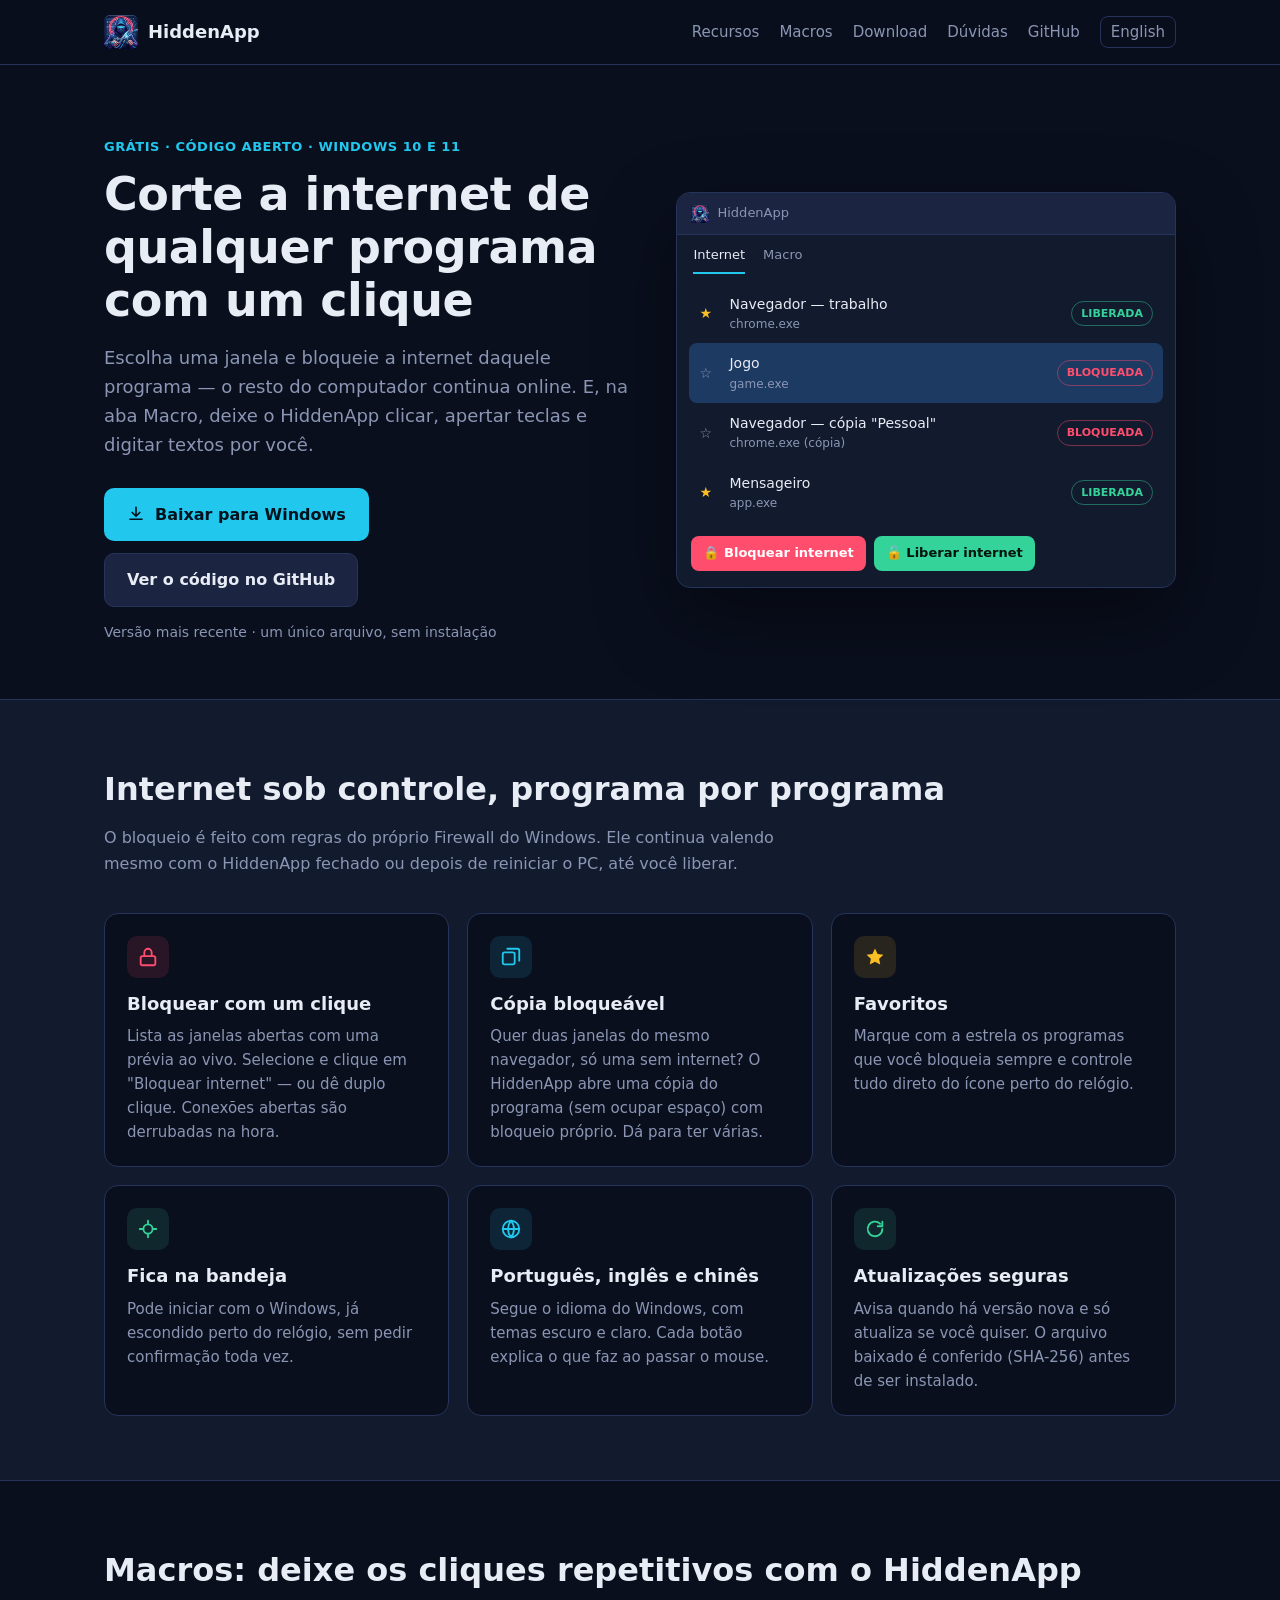
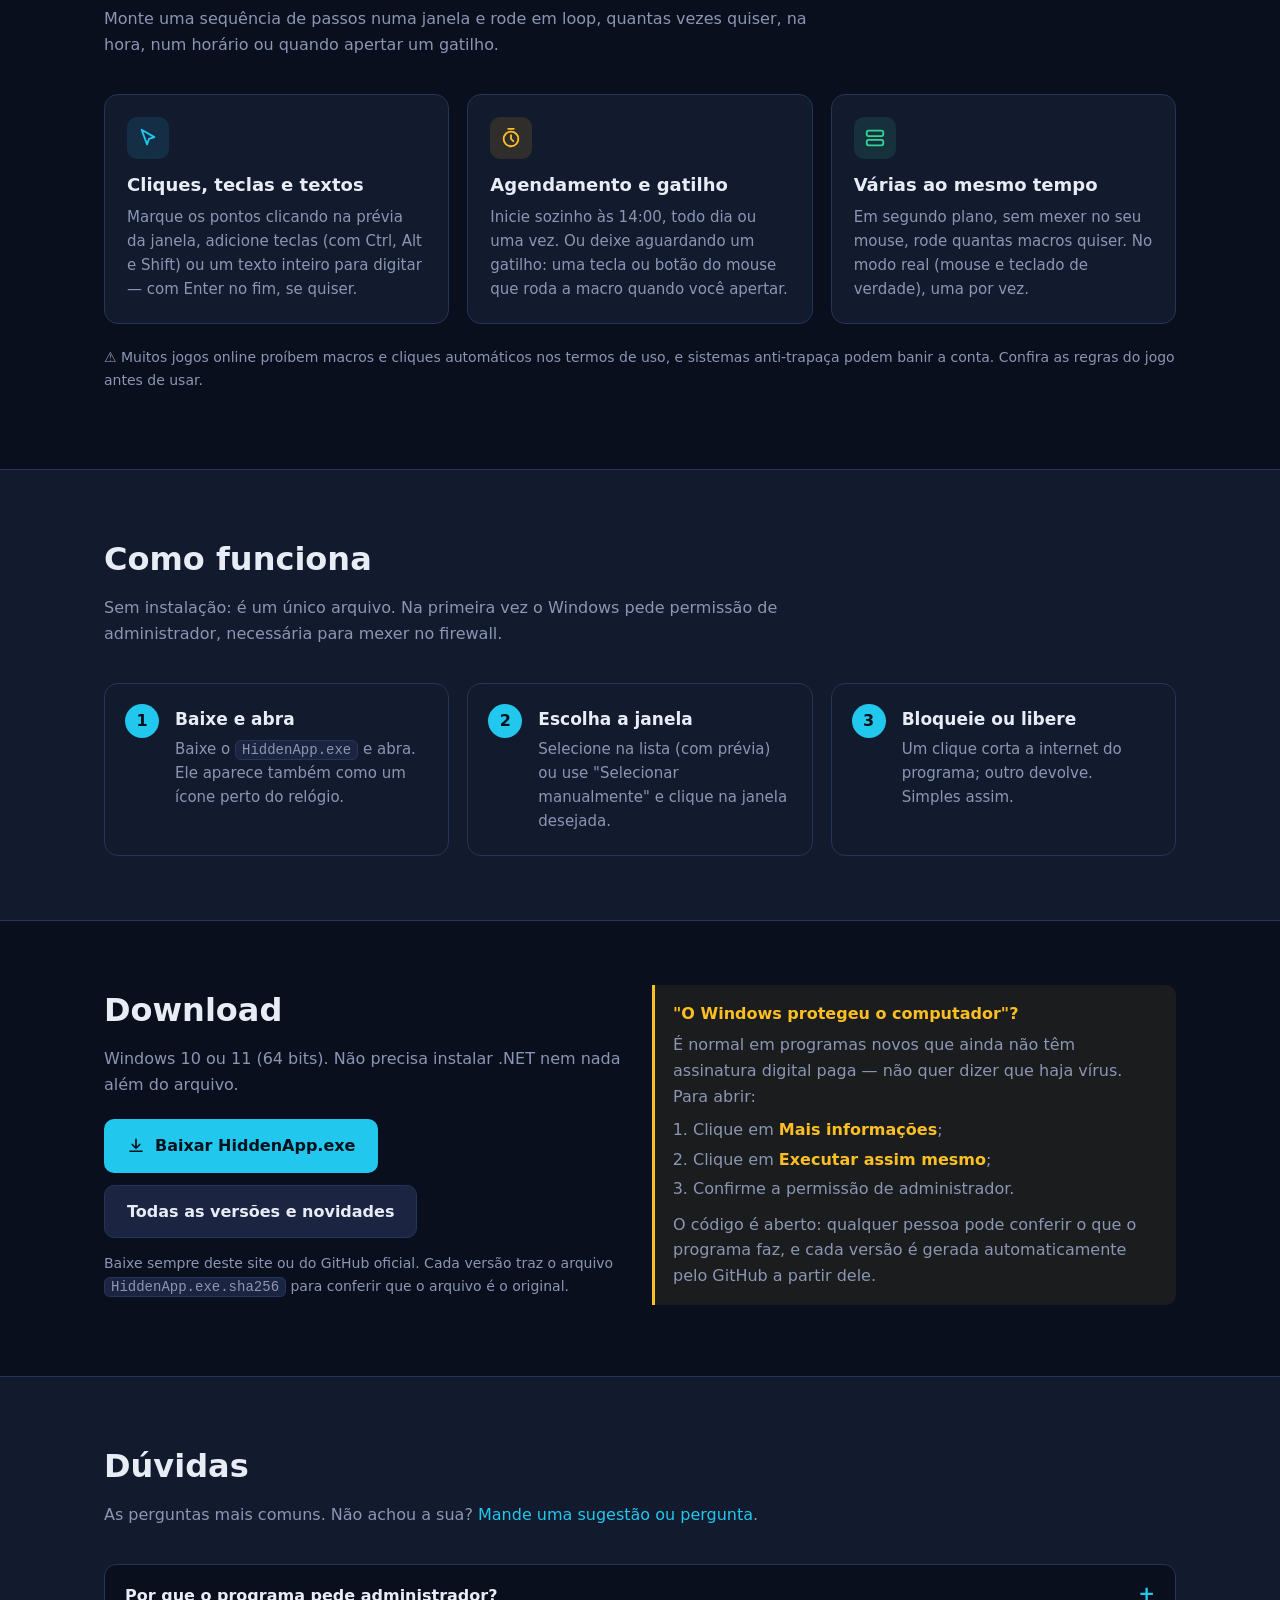
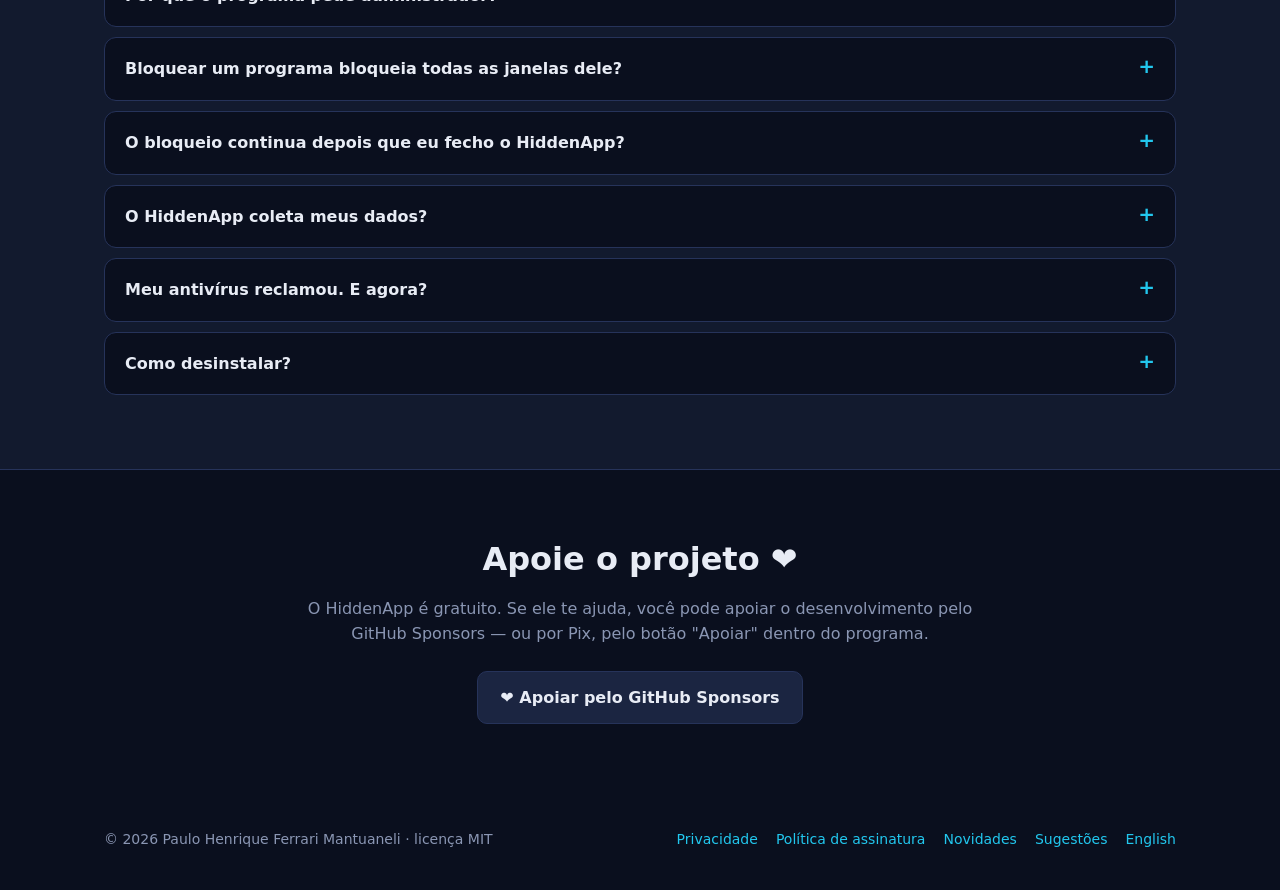
<file: docs/index.html>
<!DOCTYPE html>
<html lang="pt-BR">
<head>
  <meta charset="utf-8">
  <meta name="viewport" content="width=device-width, initial-scale=1">
  <title>HiddenApp — corte a internet de qualquer programa e automatize cliques</title>
  <meta name="description" content="HiddenApp é um programa gratuito e de código aberto para Windows: bloqueia a internet de programas escolhidos com um clique, usando o Firewall do Windows, e cria macros de cliques, teclas e textos.">
  <meta property="og:title" content="HiddenApp">
  <meta property="og:description" content="Corte a internet de qualquer programa do Windows com um clique — e automatize cliques com macros. Grátis e de código aberto.">
  <meta property="og:image" content="https://paulohenriquexd.github.io/HiddenApp/logo.png">
  <link rel="icon" href="logo.png">
  <link rel="alternate" hreflang="en" href="https://paulohenriquexd.github.io/HiddenApp/en/">
  <link rel="stylesheet" href="style.css">
</head>
<body>

<header class="top">
  <div class="wrap">
    <a class="brand" href="#"><img src="logo.png" alt="">HiddenApp</a>
    <nav>
      <a href="#recursos">Recursos</a>
      <a href="#macros">Macros</a>
      <a href="#download">Download</a>
      <a href="#duvidas">Dúvidas</a>
      <a href="https://github.com/PauloHenriqueXD/HiddenApp">GitHub</a>
      <a class="lang" href="en/">English</a>
    </nav>
  </div>
</header>

<section class="hero">
  <div class="wrap">
    <div>
      <div class="eyebrow">Grátis · código aberto · Windows 10 e 11</div>
      <h1>Corte a internet de qualquer programa com um clique</h1>
      <p class="lead">
        Escolha uma janela e bloqueie a internet daquele programa — o resto do computador continua online.
        E, na aba Macro, deixe o HiddenApp clicar, apertar teclas e digitar textos por você.
      </p>
      <div class="actions">
        <a class="btn btn-primary" href="https://github.com/PauloHenriqueXD/HiddenApp/releases/latest/download/HiddenApp.exe">
          <svg viewBox="0 0 24 24" fill="none" stroke="currentColor" stroke-width="2.2" stroke-linecap="round" stroke-linejoin="round"><path d="M12 3v12m0 0-5-5m5 5 5-5M4 19h16"/></svg>
          Baixar para Windows
        </a>
        <a class="btn btn-secondary" href="https://github.com/PauloHenriqueXD/HiddenApp">Ver o código no GitHub</a>
      </div>
      <div class="meta"><span id="version">Versão mais recente</span> · um único arquivo, sem instalação</div>
    </div>

    <div class="mock" aria-hidden="true">
      <div class="bar"><img src="logo.png" alt="">HiddenApp</div>
      <div class="tabs"><span class="on">Internet</span><span>Macro</span></div>
      <div class="rows">
        <div class="row"><span class="star on">★</span><div>Navegador — trabalho<small>chrome.exe</small></div><span class="pill ok">LIBERADA</span></div>
        <div class="row sel"><span class="star">☆</span><div>Jogo<small>game.exe</small></div><span class="pill no">BLOQUEADA</span></div>
        <div class="row"><span class="star">☆</span><div>Navegador — cópia "Pessoal"<small>chrome.exe (cópia)</small></div><span class="pill no">BLOQUEADA</span></div>
        <div class="row"><span class="star on">★</span><div>Mensageiro<small>app.exe</small></div><span class="pill ok">LIBERADA</span></div>
      </div>
      <div class="foot"><span class="r">🔒 Bloquear internet</span><span class="g">🔓 Liberar internet</span></div>
    </div>
  </div>
</section>

<section id="recursos" class="alt">
  <div class="wrap">
    <h2>Internet sob controle, programa por programa</h2>
    <p class="sub">O bloqueio é feito com regras do próprio Firewall do Windows. Ele continua valendo mesmo com o HiddenApp fechado ou depois de reiniciar o PC, até você liberar.</p>
    <div class="grid">
      <div class="card">
        <div class="icon r"><svg viewBox="0 0 24 24" fill="none" stroke="currentColor" stroke-width="2" stroke-linecap="round" stroke-linejoin="round"><rect x="4" y="11" width="16" height="10" rx="2"/><path d="M8 11V7a4 4 0 0 1 8 0v4"/></svg></div>
        <h3>Bloquear com um clique</h3>
        <p>Lista as janelas abertas com uma prévia ao vivo. Selecione e clique em "Bloquear internet" — ou dê duplo clique. Conexões abertas são derrubadas na hora.</p>
      </div>
      <div class="card">
        <div class="icon"><svg viewBox="0 0 24 24" fill="none" stroke="currentColor" stroke-width="2" stroke-linecap="round" stroke-linejoin="round"><rect x="3" y="7" width="13" height="13" rx="2"/><path d="M8 3h11a2 2 0 0 1 2 2v11"/></svg></div>
        <h3>Cópia bloqueável</h3>
        <p>Quer duas janelas do mesmo navegador, só uma sem internet? O HiddenApp abre uma cópia do programa (sem ocupar espaço) com bloqueio próprio. Dá para ter várias.</p>
      </div>
      <div class="card">
        <div class="icon y"><svg viewBox="0 0 24 24" fill="currentColor"><path d="M12 2.8l2.8 5.9 6.4.8-4.7 4.4 1.2 6.3L12 17.1 6.3 20.2l1.2-6.3L2.8 9.5l6.4-.8z"/></svg></div>
        <h3>Favoritos</h3>
        <p>Marque com a estrela os programas que você bloqueia sempre e controle tudo direto do ícone perto do relógio.</p>
      </div>
      <div class="card">
        <div class="icon g"><svg viewBox="0 0 24 24" fill="none" stroke="currentColor" stroke-width="2" stroke-linecap="round" stroke-linejoin="round"><path d="M12 3v3m0 12v3M3 12h3m12 0h3"/><circle cx="12" cy="12" r="5"/></svg></div>
        <h3>Fica na bandeja</h3>
        <p>Pode iniciar com o Windows, já escondido perto do relógio, sem pedir confirmação toda vez.</p>
      </div>
      <div class="card">
        <div class="icon"><svg viewBox="0 0 24 24" fill="none" stroke="currentColor" stroke-width="2" stroke-linecap="round" stroke-linejoin="round"><circle cx="12" cy="12" r="9"/><path d="M3 12h18M12 3a14 14 0 0 1 0 18M12 3a14 14 0 0 0 0 18"/></svg></div>
        <h3>Português, inglês e chinês</h3>
        <p>Segue o idioma do Windows, com temas escuro e claro. Cada botão explica o que faz ao passar o mouse.</p>
      </div>
      <div class="card">
        <div class="icon g"><svg viewBox="0 0 24 24" fill="none" stroke="currentColor" stroke-width="2" stroke-linecap="round" stroke-linejoin="round"><path d="M20 12a8 8 0 1 1-2.3-5.7M20 4v5h-5"/></svg></div>
        <h3>Atualizações seguras</h3>
        <p>Avisa quando há versão nova e só atualiza se você quiser. O arquivo baixado é conferido (SHA-256) antes de ser instalado.</p>
      </div>
    </div>
  </div>
</section>

<section id="macros">
  <div class="wrap">
    <h2>Macros: deixe os cliques repetitivos com o HiddenApp</h2>
    <p class="sub">Monte uma sequência de passos numa janela e rode em loop, quantas vezes quiser, na hora, num horário ou quando apertar um gatilho.</p>
    <div class="grid">
      <div class="card">
        <div class="icon"><svg viewBox="0 0 24 24" fill="none" stroke="currentColor" stroke-width="2" stroke-linecap="round" stroke-linejoin="round"><path d="M5 3l14 8-6 2-2 6z"/></svg></div>
        <h3>Cliques, teclas e textos</h3>
        <p>Marque os pontos clicando na prévia da janela, adicione teclas (com Ctrl, Alt e Shift) ou um texto inteiro para digitar — com Enter no fim, se quiser.</p>
      </div>
      <div class="card">
        <div class="icon y"><svg viewBox="0 0 24 24" fill="none" stroke="currentColor" stroke-width="2" stroke-linecap="round" stroke-linejoin="round"><circle cx="12" cy="13" r="8"/><path d="M12 9v4l2.5 2.5M9 2h6"/></svg></div>
        <h3>Agendamento e gatilho</h3>
        <p>Inicie sozinho às 14:00, todo dia ou uma vez. Ou deixe aguardando um gatilho: uma tecla ou botão do mouse que roda a macro quando você apertar.</p>
      </div>
      <div class="card">
        <div class="icon g"><svg viewBox="0 0 24 24" fill="none" stroke="currentColor" stroke-width="2" stroke-linecap="round" stroke-linejoin="round"><rect x="3" y="4" width="18" height="6" rx="2"/><rect x="3" y="14" width="18" height="6" rx="2"/></svg></div>
        <h3>Várias ao mesmo tempo</h3>
        <p>Em segundo plano, sem mexer no seu mouse, rode quantas macros quiser. No modo real (mouse e teclado de verdade), uma por vez.</p>
      </div>
    </div>
    <p class="meta" style="margin-top:22px">⚠️ Muitos jogos online proíbem macros e cliques automáticos nos termos de uso, e sistemas anti-trapaça podem banir a conta. Confira as regras do jogo antes de usar.</p>
  </div>
</section>

<section class="alt">
  <div class="wrap">
    <h2>Como funciona</h2>
    <p class="sub">Sem instalação: é um único arquivo. Na primeira vez o Windows pede permissão de administrador, necessária para mexer no firewall.</p>
    <div class="steps">
      <div class="step"><h3>Baixe e abra</h3><p>Baixe o <code>HiddenApp.exe</code> e abra. Ele aparece também como um ícone perto do relógio.</p></div>
      <div class="step"><h3>Escolha a janela</h3><p>Selecione na lista (com prévia) ou use "Selecionar manualmente" e clique na janela desejada.</p></div>
      <div class="step"><h3>Bloqueie ou libere</h3><p>Um clique corta a internet do programa; outro devolve. Simples assim.</p></div>
    </div>
  </div>
</section>

<section id="download">
  <div class="wrap download">
    <div>
      <h2>Download</h2>
      <p class="sub" style="margin-bottom:22px">Windows 10 ou 11 (64 bits). Não precisa instalar .NET nem nada além do arquivo.</p>
      <div class="actions">
        <a class="btn btn-primary" href="https://github.com/PauloHenriqueXD/HiddenApp/releases/latest/download/HiddenApp.exe">
          <svg viewBox="0 0 24 24" fill="none" stroke="currentColor" stroke-width="2.2" stroke-linecap="round" stroke-linejoin="round"><path d="M12 3v12m0 0-5-5m5 5 5-5M4 19h16"/></svg>
          Baixar HiddenApp.exe
        </a>
        <a class="btn btn-secondary" href="https://github.com/PauloHenriqueXD/HiddenApp/releases">Todas as versões e novidades</a>
      </div>
      <p class="meta">Baixe sempre deste site ou do GitHub oficial. Cada versão traz o arquivo <code>HiddenApp.exe.sha256</code> para conferir que o arquivo é o original.</p>
    </div>
    <div class="note">
      <strong>"O Windows protegeu o computador"?</strong>
      <p style="margin:6px 0 0;color:var(--muted)">É normal em programas novos que ainda não têm assinatura digital paga — não quer dizer que haja vírus. Para abrir:</p>
      <ol class="plain">
        <li>Clique em <strong>Mais informações</strong>;</li>
        <li>Clique em <strong>Executar assim mesmo</strong>;</li>
        <li>Confirme a permissão de administrador.</li>
      </ol>
      <p style="margin:10px 0 0;color:var(--muted)">O código é aberto: qualquer pessoa pode conferir o que o programa faz, e cada versão é gerada automaticamente pelo GitHub a partir dele.</p>
    </div>
  </div>
</section>

<section id="duvidas" class="alt">
  <div class="wrap">
    <h2>Dúvidas</h2>
    <p class="sub">As perguntas mais comuns. Não achou a sua? <a href="https://forms.gle/u8iYro9XmFs2Anng9">Mande uma sugestão ou pergunta</a>.</p>
    <details><summary>Por que o programa pede administrador?</summary>
      <p>Para criar e remover regras no Firewall do Windows, o próprio Windows exige permissão de administrador. Sem isso, não dá para bloquear a internet de um programa.</p></details>
    <details><summary>Bloquear um programa bloqueia todas as janelas dele?</summary>
      <p>Sim. O Windows controla a internet por programa, não por janela. Para deixar só uma janela sem internet, use a "cópia bloqueável": ela abre outra instância do programa com bloqueio próprio.</p></details>
    <details><summary>O bloqueio continua depois que eu fecho o HiddenApp?</summary>
      <p>Continua. A regra fica no Firewall do Windows até você liberar o programa — inclusive depois de reiniciar o computador.</p></details>
    <details><summary>O HiddenApp coleta meus dados?</summary>
      <p>Não. Não há telemetria, propaganda nem conta. Ele só consulta o GitHub para saber se há versão nova. Veja a <a href="https://github.com/PauloHenriqueXD/HiddenApp/blob/main/PRIVACY.md">política de privacidade</a>.</p></details>
    <details><summary>Meu antivírus reclamou. E agora?</summary>
      <p>Programas que mexem no firewall e simulam cliques às vezes são confundidos com ameaças, principalmente sem assinatura digital. Confira se baixou daqui ou do GitHub oficial e, se quiser, verifique o arquivo com o <code>.sha256</code> da versão. Se tiver dúvida, abra um <a href="https://github.com/PauloHenriqueXD/HiddenApp/issues">relato no GitHub</a>.</p></details>
    <details><summary>Como desinstalar?</summary>
      <p>No programa, vá em <strong>Atualizações ▾ → Desinstalar (remover tudo do computador)</strong>. Ele remove as regras de firewall, as cópias e a inicialização com o Windows. Depois é só apagar o <code>HiddenApp.exe</code>.</p></details>
  </div>
</section>

<section>
  <div class="wrap" style="text-align:center">
    <h2>Apoie o projeto ❤</h2>
    <p class="sub" style="margin:0 auto 24px">O HiddenApp é gratuito. Se ele te ajuda, você pode apoiar o desenvolvimento pelo GitHub Sponsors — ou por Pix, pelo botão "Apoiar" dentro do programa.</p>
    <a class="btn btn-secondary" href="https://github.com/sponsors/PauloHenriqueXD">❤ Apoiar pelo GitHub Sponsors</a>
  </div>
</section>

<footer>
  <div class="wrap">
    <span>© 2026 Paulo Henrique Ferrari Mantuaneli · licença MIT</span>
    <div class="links">
      <a href="https://github.com/PauloHenriqueXD/HiddenApp/blob/main/PRIVACY.md">Privacidade</a>
      <a href="https://github.com/PauloHenriqueXD/HiddenApp/blob/main/CODE_SIGNING_POLICY.md">Política de assinatura</a>
      <a href="https://github.com/PauloHenriqueXD/HiddenApp/blob/main/CHANGELOG.md">Novidades</a>
      <a href="https://forms.gle/u8iYro9XmFs2Anng9">Sugestões</a>
      <a href="en/">English</a>
    </div>
  </div>
</footer>

<script>
  // Mostra a versão mais recente (se o GitHub não responder, fica o texto padrão)
  fetch("https://api.github.com/repos/PauloHenriqueXD/HiddenApp/releases/latest")
    .then(r => r.ok ? r.json() : null)
    .then(r => {
      if (!r || !r.tag_name) return;
      const d = new Date(r.published_at).toLocaleDateString("pt-BR");
      document.getElementById("version").textContent = "Versão " + r.tag_name.replace(/^v/, "") + " · " + d;
    })
    .catch(() => {});
</script>
</body>
</html>
</file>
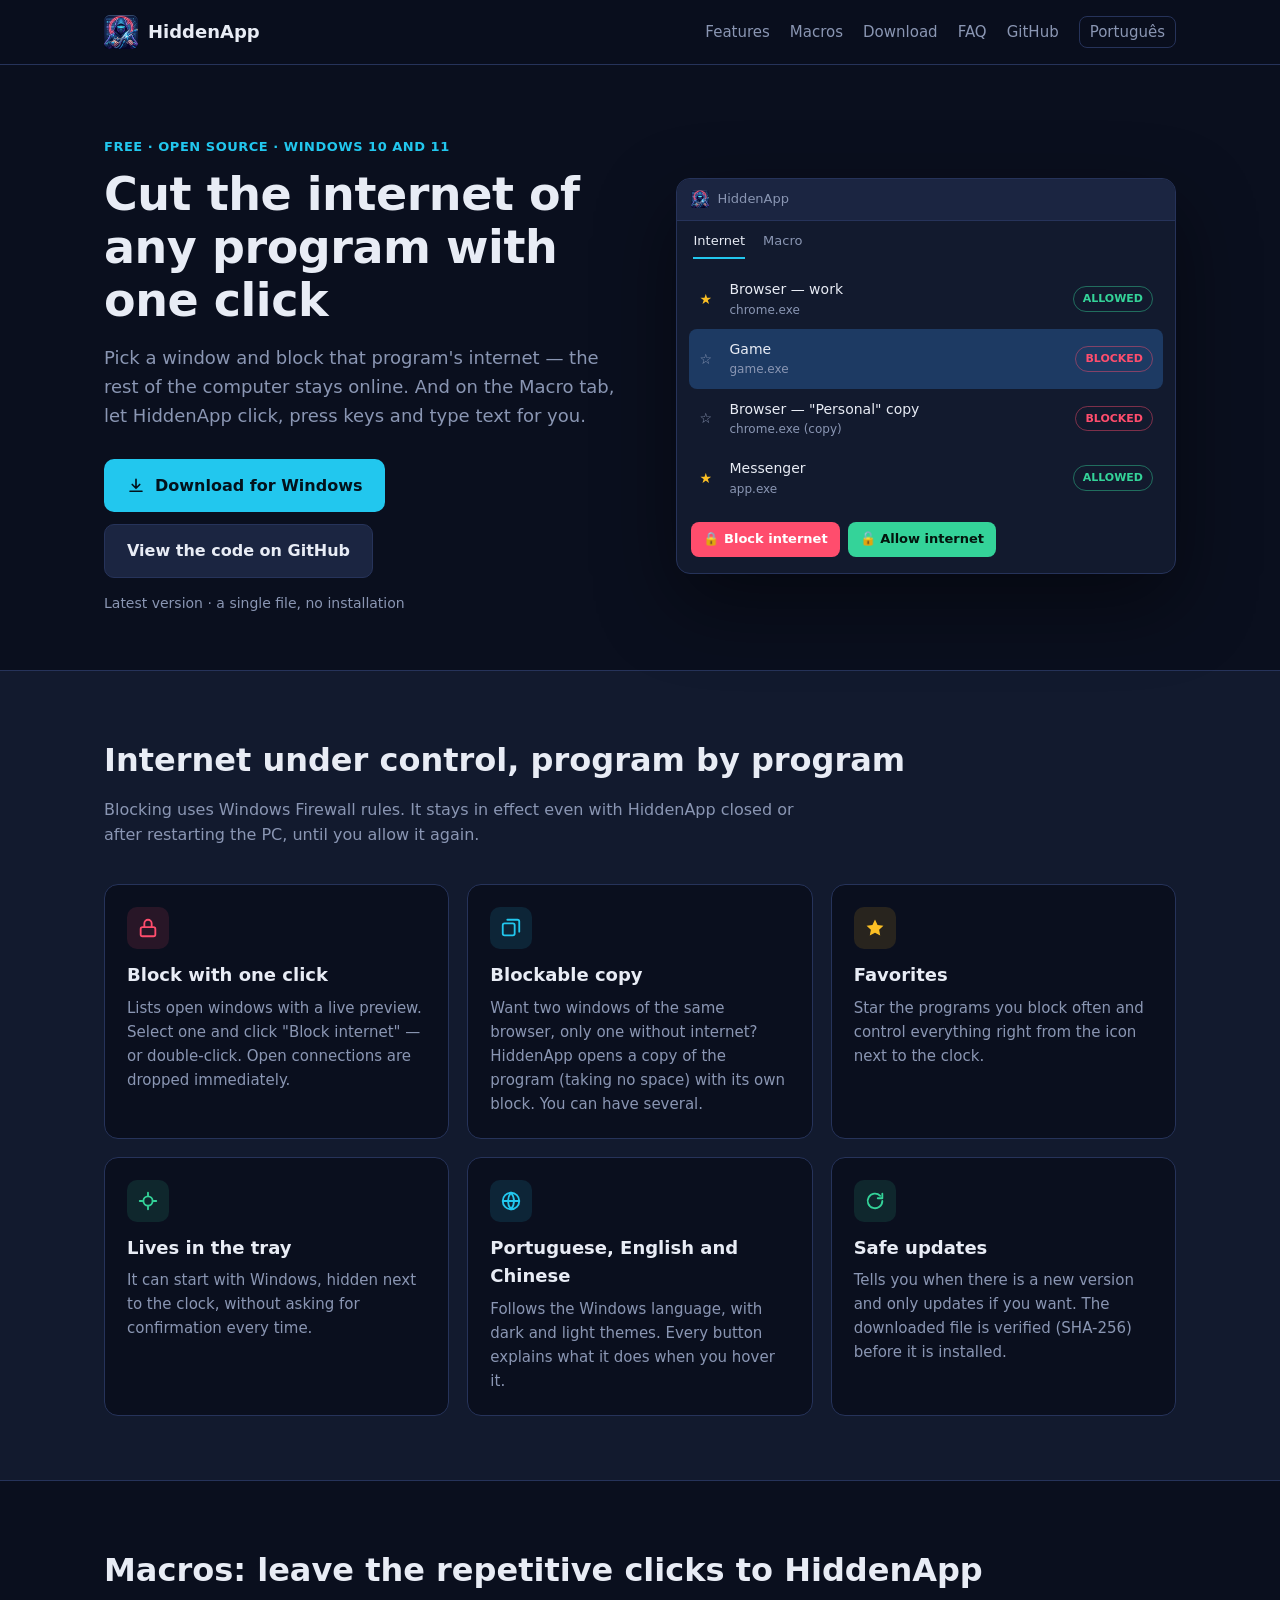
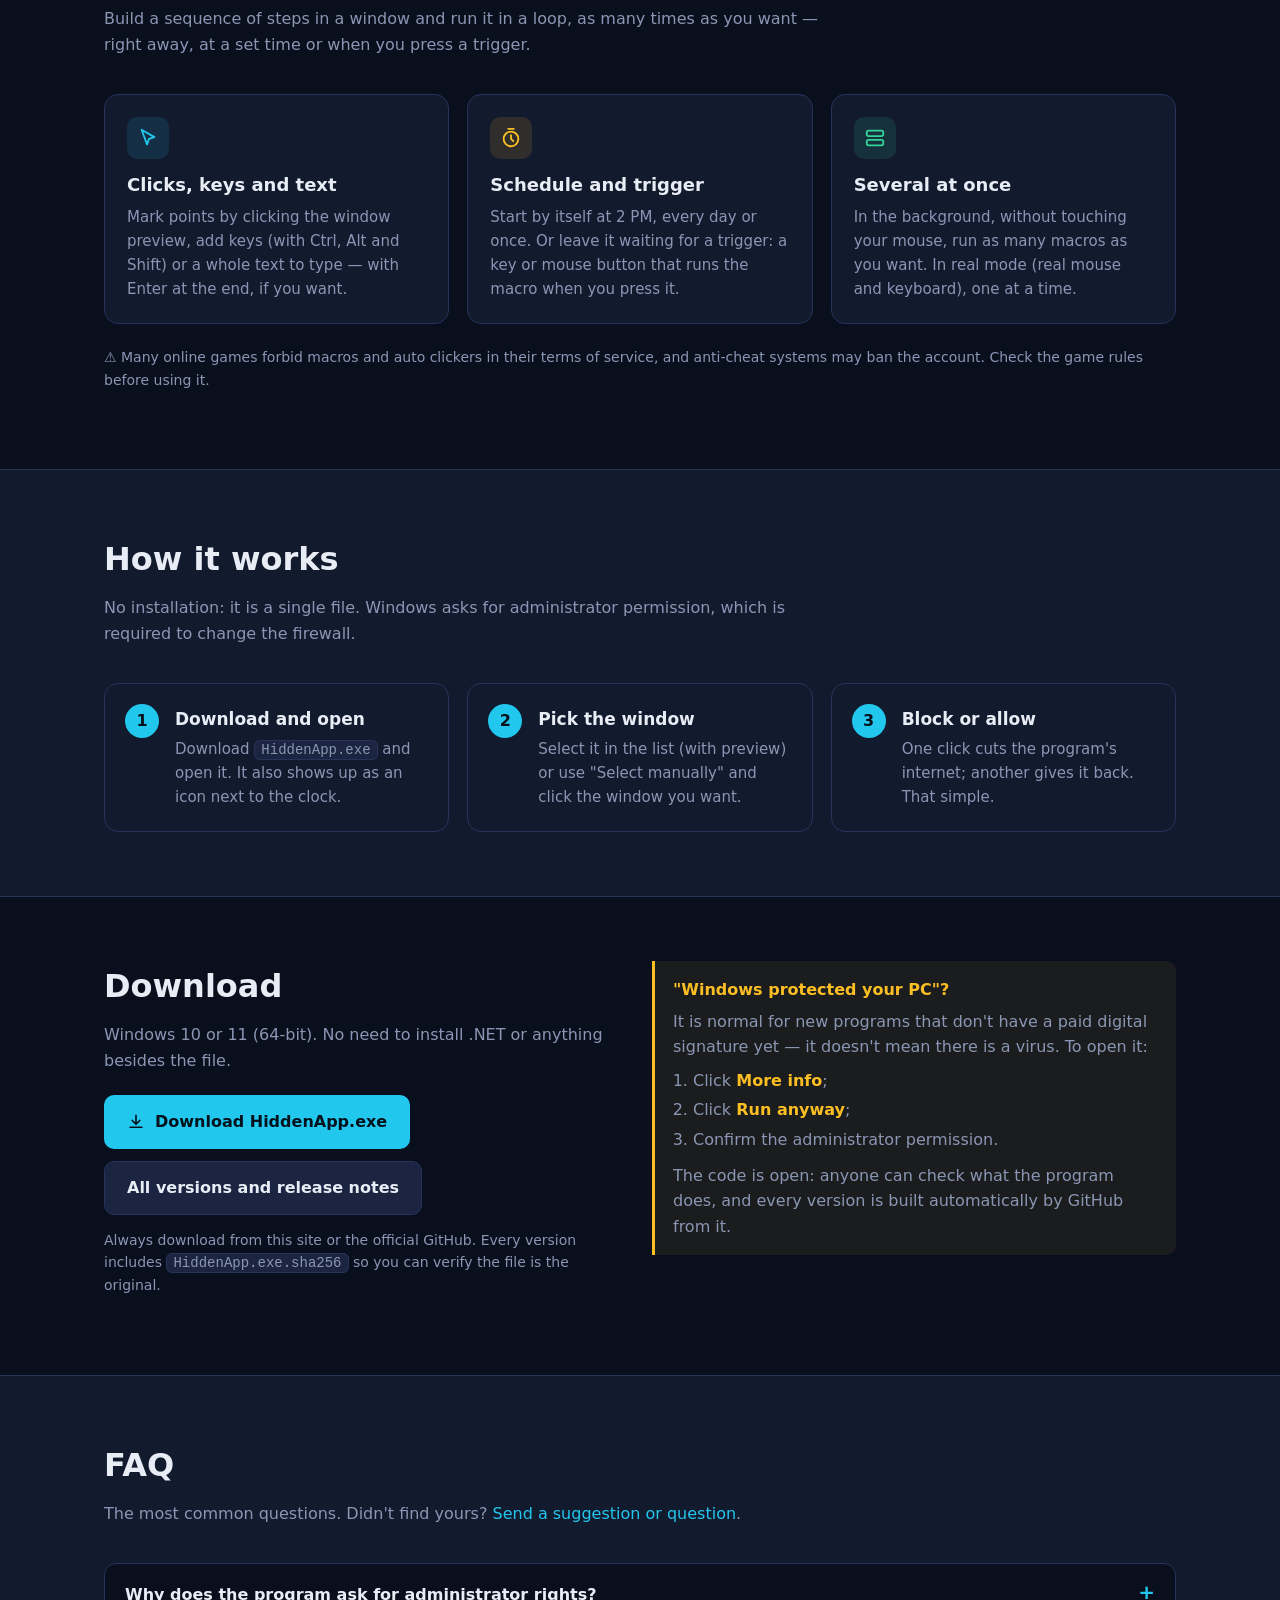
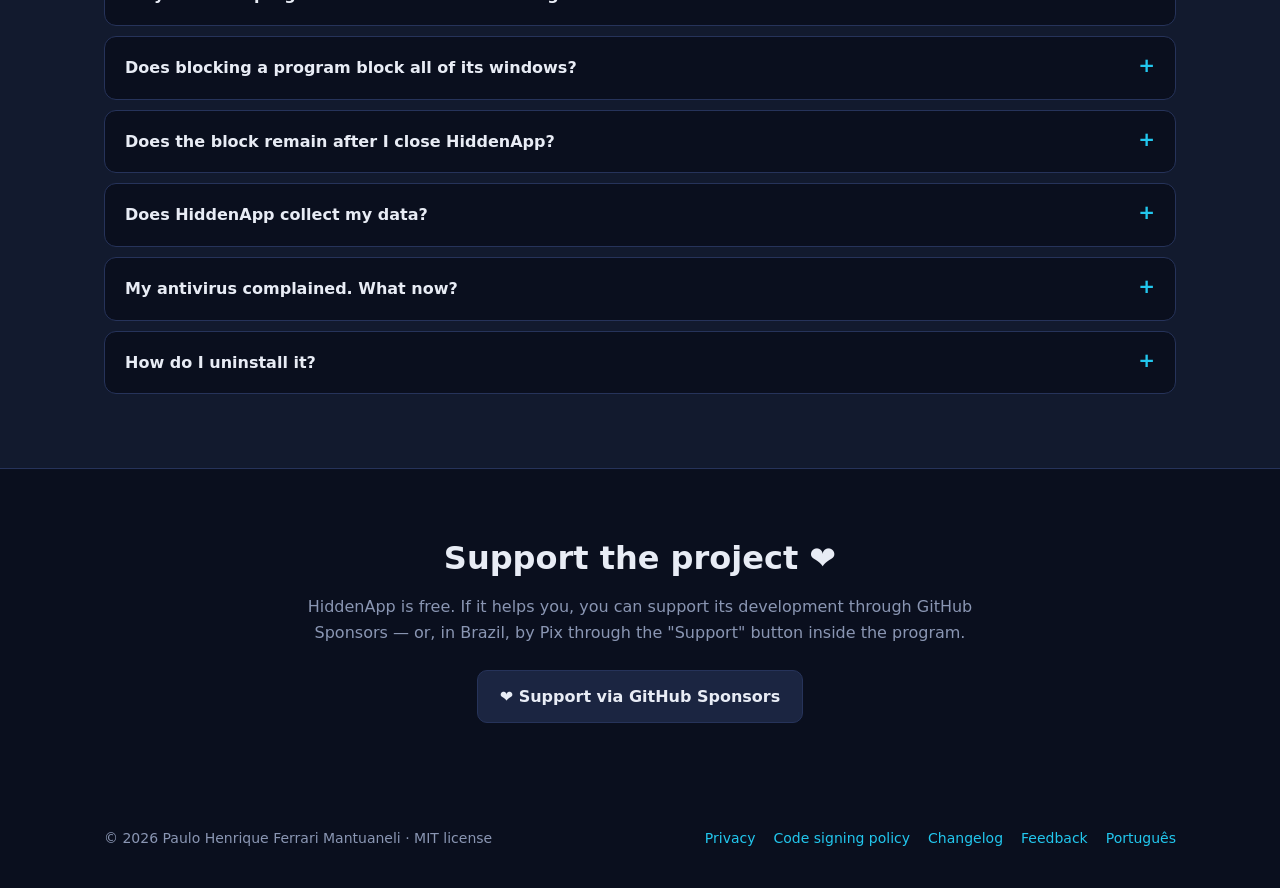
<file: docs/en/index.html>
<!DOCTYPE html>
<html lang="en">
<head>
  <meta charset="utf-8">
  <meta name="viewport" content="width=device-width, initial-scale=1">
  <title>HiddenApp — cut the internet of any program and automate clicks</title>
  <meta name="description" content="HiddenApp is a free, open-source Windows app: it blocks internet access for chosen programs with one click, using Windows Firewall, and creates macros of clicks, keys and text.">
  <meta property="og:title" content="HiddenApp">
  <meta property="og:description" content="Cut the internet of any Windows program with one click — and automate clicks with macros. Free and open source.">
  <meta property="og:image" content="https://paulohenriquexd.github.io/HiddenApp/logo.png">
  <link rel="icon" href="../logo.png">
  <link rel="alternate" hreflang="pt-BR" href="https://paulohenriquexd.github.io/HiddenApp/">
  <link rel="stylesheet" href="../style.css">
</head>
<body>

<header class="top">
  <div class="wrap">
    <a class="brand" href="#"><img src="../logo.png" alt="">HiddenApp</a>
    <nav>
      <a href="#recursos">Features</a>
      <a href="#macros">Macros</a>
      <a href="#download">Download</a>
      <a href="#duvidas">FAQ</a>
      <a href="https://github.com/PauloHenriqueXD/HiddenApp">GitHub</a>
      <a class="lang" href="../">Português</a>
    </nav>
  </div>
</header>

<section class="hero">
  <div class="wrap">
    <div>
      <div class="eyebrow">Free · open source · Windows 10 and 11</div>
      <h1>Cut the internet of any program with one click</h1>
      <p class="lead">
        Pick a window and block that program's internet — the rest of the computer stays online.
        And on the Macro tab, let HiddenApp click, press keys and type text for you.
      </p>
      <div class="actions">
        <a class="btn btn-primary" href="https://github.com/PauloHenriqueXD/HiddenApp/releases/latest/download/HiddenApp.exe">
          <svg viewBox="0 0 24 24" fill="none" stroke="currentColor" stroke-width="2.2" stroke-linecap="round" stroke-linejoin="round"><path d="M12 3v12m0 0-5-5m5 5 5-5M4 19h16"/></svg>
          Download for Windows
        </a>
        <a class="btn btn-secondary" href="https://github.com/PauloHenriqueXD/HiddenApp">View the code on GitHub</a>
      </div>
      <div class="meta"><span id="version">Latest version</span> · a single file, no installation</div>
    </div>

    <div class="mock" aria-hidden="true">
      <div class="bar"><img src="../logo.png" alt="">HiddenApp</div>
      <div class="tabs"><span class="on">Internet</span><span>Macro</span></div>
      <div class="rows">
        <div class="row"><span class="star on">★</span><div>Browser — work<small>chrome.exe</small></div><span class="pill ok">ALLOWED</span></div>
        <div class="row sel"><span class="star">☆</span><div>Game<small>game.exe</small></div><span class="pill no">BLOCKED</span></div>
        <div class="row"><span class="star">☆</span><div>Browser — "Personal" copy<small>chrome.exe (copy)</small></div><span class="pill no">BLOCKED</span></div>
        <div class="row"><span class="star on">★</span><div>Messenger<small>app.exe</small></div><span class="pill ok">ALLOWED</span></div>
      </div>
      <div class="foot"><span class="r">🔒 Block internet</span><span class="g">🔓 Allow internet</span></div>
    </div>
  </div>
</section>

<section id="recursos" class="alt">
  <div class="wrap">
    <h2>Internet under control, program by program</h2>
    <p class="sub">Blocking uses Windows Firewall rules. It stays in effect even with HiddenApp closed or after restarting the PC, until you allow it again.</p>
    <div class="grid">
      <div class="card">
        <div class="icon r"><svg viewBox="0 0 24 24" fill="none" stroke="currentColor" stroke-width="2" stroke-linecap="round" stroke-linejoin="round"><rect x="4" y="11" width="16" height="10" rx="2"/><path d="M8 11V7a4 4 0 0 1 8 0v4"/></svg></div>
        <h3>Block with one click</h3>
        <p>Lists open windows with a live preview. Select one and click "Block internet" — or double-click. Open connections are dropped immediately.</p>
      </div>
      <div class="card">
        <div class="icon"><svg viewBox="0 0 24 24" fill="none" stroke="currentColor" stroke-width="2" stroke-linecap="round" stroke-linejoin="round"><rect x="3" y="7" width="13" height="13" rx="2"/><path d="M8 3h11a2 2 0 0 1 2 2v11"/></svg></div>
        <h3>Blockable copy</h3>
        <p>Want two windows of the same browser, only one without internet? HiddenApp opens a copy of the program (taking no space) with its own block. You can have several.</p>
      </div>
      <div class="card">
        <div class="icon y"><svg viewBox="0 0 24 24" fill="currentColor"><path d="M12 2.8l2.8 5.9 6.4.8-4.7 4.4 1.2 6.3L12 17.1 6.3 20.2l1.2-6.3L2.8 9.5l6.4-.8z"/></svg></div>
        <h3>Favorites</h3>
        <p>Star the programs you block often and control everything right from the icon next to the clock.</p>
      </div>
      <div class="card">
        <div class="icon g"><svg viewBox="0 0 24 24" fill="none" stroke="currentColor" stroke-width="2" stroke-linecap="round" stroke-linejoin="round"><path d="M12 3v3m0 12v3M3 12h3m12 0h3"/><circle cx="12" cy="12" r="5"/></svg></div>
        <h3>Lives in the tray</h3>
        <p>It can start with Windows, hidden next to the clock, without asking for confirmation every time.</p>
      </div>
      <div class="card">
        <div class="icon"><svg viewBox="0 0 24 24" fill="none" stroke="currentColor" stroke-width="2" stroke-linecap="round" stroke-linejoin="round"><circle cx="12" cy="12" r="9"/><path d="M3 12h18M12 3a14 14 0 0 1 0 18M12 3a14 14 0 0 0 0 18"/></svg></div>
        <h3>Portuguese, English and Chinese</h3>
        <p>Follows the Windows language, with dark and light themes. Every button explains what it does when you hover it.</p>
      </div>
      <div class="card">
        <div class="icon g"><svg viewBox="0 0 24 24" fill="none" stroke="currentColor" stroke-width="2" stroke-linecap="round" stroke-linejoin="round"><path d="M20 12a8 8 0 1 1-2.3-5.7M20 4v5h-5"/></svg></div>
        <h3>Safe updates</h3>
        <p>Tells you when there is a new version and only updates if you want. The downloaded file is verified (SHA-256) before it is installed.</p>
      </div>
    </div>
  </div>
</section>

<section id="macros">
  <div class="wrap">
    <h2>Macros: leave the repetitive clicks to HiddenApp</h2>
    <p class="sub">Build a sequence of steps in a window and run it in a loop, as many times as you want — right away, at a set time or when you press a trigger.</p>
    <div class="grid">
      <div class="card">
        <div class="icon"><svg viewBox="0 0 24 24" fill="none" stroke="currentColor" stroke-width="2" stroke-linecap="round" stroke-linejoin="round"><path d="M5 3l14 8-6 2-2 6z"/></svg></div>
        <h3>Clicks, keys and text</h3>
        <p>Mark points by clicking the window preview, add keys (with Ctrl, Alt and Shift) or a whole text to type — with Enter at the end, if you want.</p>
      </div>
      <div class="card">
        <div class="icon y"><svg viewBox="0 0 24 24" fill="none" stroke="currentColor" stroke-width="2" stroke-linecap="round" stroke-linejoin="round"><circle cx="12" cy="13" r="8"/><path d="M12 9v4l2.5 2.5M9 2h6"/></svg></div>
        <h3>Schedule and trigger</h3>
        <p>Start by itself at 2 PM, every day or once. Or leave it waiting for a trigger: a key or mouse button that runs the macro when you press it.</p>
      </div>
      <div class="card">
        <div class="icon g"><svg viewBox="0 0 24 24" fill="none" stroke="currentColor" stroke-width="2" stroke-linecap="round" stroke-linejoin="round"><rect x="3" y="4" width="18" height="6" rx="2"/><rect x="3" y="14" width="18" height="6" rx="2"/></svg></div>
        <h3>Several at once</h3>
        <p>In the background, without touching your mouse, run as many macros as you want. In real mode (real mouse and keyboard), one at a time.</p>
      </div>
    </div>
    <p class="meta" style="margin-top:22px">⚠️ Many online games forbid macros and auto clickers in their terms of service, and anti-cheat systems may ban the account. Check the game rules before using it.</p>
  </div>
</section>

<section class="alt">
  <div class="wrap">
    <h2>How it works</h2>
    <p class="sub">No installation: it is a single file. Windows asks for administrator permission, which is required to change the firewall.</p>
    <div class="steps">
      <div class="step"><h3>Download and open</h3><p>Download <code>HiddenApp.exe</code> and open it. It also shows up as an icon next to the clock.</p></div>
      <div class="step"><h3>Pick the window</h3><p>Select it in the list (with preview) or use "Select manually" and click the window you want.</p></div>
      <div class="step"><h3>Block or allow</h3><p>One click cuts the program's internet; another gives it back. That simple.</p></div>
    </div>
  </div>
</section>

<section id="download">
  <div class="wrap download">
    <div>
      <h2>Download</h2>
      <p class="sub" style="margin-bottom:22px">Windows 10 or 11 (64-bit). No need to install .NET or anything besides the file.</p>
      <div class="actions">
        <a class="btn btn-primary" href="https://github.com/PauloHenriqueXD/HiddenApp/releases/latest/download/HiddenApp.exe">
          <svg viewBox="0 0 24 24" fill="none" stroke="currentColor" stroke-width="2.2" stroke-linecap="round" stroke-linejoin="round"><path d="M12 3v12m0 0-5-5m5 5 5-5M4 19h16"/></svg>
          Download HiddenApp.exe
        </a>
        <a class="btn btn-secondary" href="https://github.com/PauloHenriqueXD/HiddenApp/releases">All versions and release notes</a>
      </div>
      <p class="meta">Always download from this site or the official GitHub. Every version includes <code>HiddenApp.exe.sha256</code> so you can verify the file is the original.</p>
    </div>
    <div class="note">
      <strong>"Windows protected your PC"?</strong>
      <p style="margin:6px 0 0;color:var(--muted)">It is normal for new programs that don't have a paid digital signature yet — it doesn't mean there is a virus. To open it:</p>
      <ol class="plain">
        <li>Click <strong>More info</strong>;</li>
        <li>Click <strong>Run anyway</strong>;</li>
        <li>Confirm the administrator permission.</li>
      </ol>
      <p style="margin:10px 0 0;color:var(--muted)">The code is open: anyone can check what the program does, and every version is built automatically by GitHub from it.</p>
    </div>
  </div>
</section>

<section id="duvidas" class="alt">
  <div class="wrap">
    <h2>FAQ</h2>
    <p class="sub">The most common questions. Didn't find yours? <a href="https://forms.gle/u8iYro9XmFs2Anng9">Send a suggestion or question</a>.</p>
    <details><summary>Why does the program ask for administrator rights?</summary>
      <p>Windows itself requires administrator permission to create and remove Windows Firewall rules. Without it, a program's internet can't be blocked.</p></details>
    <details><summary>Does blocking a program block all of its windows?</summary>
      <p>Yes. Windows controls internet access per program, not per window. To leave only one window without internet, use the "blockable copy": it opens another instance of the program with its own block.</p></details>
    <details><summary>Does the block remain after I close HiddenApp?</summary>
      <p>Yes. The rule stays in Windows Firewall until you allow the program again — even after restarting the computer.</p></details>
    <details><summary>Does HiddenApp collect my data?</summary>
      <p>No. There is no telemetry, advertising or account. It only checks GitHub for new versions. See the <a href="https://github.com/PauloHenriqueXD/HiddenApp/blob/main/PRIVACY.md">privacy policy</a>.</p></details>
    <details><summary>My antivirus complained. What now?</summary>
      <p>Programs that change the firewall and simulate clicks are sometimes mistaken for threats, especially without a digital signature. Make sure you downloaded from here or the official GitHub and, if you want, verify the file with the version's <code>.sha256</code>. If in doubt, open a <a href="https://github.com/PauloHenriqueXD/HiddenApp/issues">report on GitHub</a>.</p></details>
    <details><summary>How do I uninstall it?</summary>
      <p>In the program, go to <strong>Updates ▾ → Uninstall (remove everything from the computer)</strong>. It removes the firewall rules, the copies and the start with Windows. Then just delete <code>HiddenApp.exe</code>.</p></details>
  </div>
</section>

<section>
  <div class="wrap" style="text-align:center">
    <h2>Support the project ❤</h2>
    <p class="sub" style="margin:0 auto 24px">HiddenApp is free. If it helps you, you can support its development through GitHub Sponsors — or, in Brazil, by Pix through the "Support" button inside the program.</p>
    <a class="btn btn-secondary" href="https://github.com/sponsors/PauloHenriqueXD">❤ Support via GitHub Sponsors</a>
  </div>
</section>

<footer>
  <div class="wrap">
    <span>© 2026 Paulo Henrique Ferrari Mantuaneli · MIT license</span>
    <div class="links">
      <a href="https://github.com/PauloHenriqueXD/HiddenApp/blob/main/PRIVACY.md">Privacy</a>
      <a href="https://github.com/PauloHenriqueXD/HiddenApp/blob/main/CODE_SIGNING_POLICY.md">Code signing policy</a>
      <a href="https://github.com/PauloHenriqueXD/HiddenApp/blob/main/CHANGELOG.md">Changelog</a>
      <a href="https://forms.gle/u8iYro9XmFs2Anng9">Feedback</a>
      <a href="../">Português</a>
    </div>
  </div>
</footer>

<script>
  // Shows the latest version (if GitHub doesn't answer, the default text stays)
  fetch("https://api.github.com/repos/PauloHenriqueXD/HiddenApp/releases/latest")
    .then(r => r.ok ? r.json() : null)
    .then(r => {
      if (!r || !r.tag_name) return;
      const d = new Date(r.published_at).toLocaleDateString("en-US");
      document.getElementById("version").textContent = "Version " + r.tag_name.replace(/^v/, "") + " · " + d;
    })
    .catch(() => {});
</script>
</body>
</html>
</file>
<file: docs/style.css>
/* Site do HiddenApp — mesmas cores do tema escuro do programa (Theme.cs) */
:root {
  --back: #0A0F1E; --surface: #121A2E; --surface2: #1B2541; --border: #26335A;
  --text: #E8ECF5; --muted: #8A96B3; --accent: #22C7EE; --accent-text: #03121C;
  --danger: #FF4D6D; --success: #34D399; --favorite: #FBBF24; --selection: #1D3A63;
  --radius: 14px;
}
* { box-sizing: border-box; }
html { scroll-behavior: smooth; }
body {
  margin: 0; background: var(--back); color: var(--text);
  font: 16px/1.6 "Segoe UI", system-ui, -apple-system, Roboto, sans-serif;
}
a { color: var(--accent); text-decoration: none; }
a:hover { text-decoration: underline; }
.wrap { max-width: 1120px; margin: 0 auto; padding: 0 24px; }

/* Topo */
header.top {
  position: sticky; top: 0; z-index: 10; backdrop-filter: blur(10px);
  background: rgba(10, 15, 30, .82); border-bottom: 1px solid var(--border);
}
header.top .wrap { display: flex; align-items: center; gap: 24px; height: 64px; }
.brand { display: flex; align-items: center; gap: 10px; color: var(--text); font-weight: 600; font-size: 18px; }
.brand img { width: 34px; height: 34px; }
nav { display: flex; gap: 20px; margin-left: auto; align-items: center; }
nav a { color: var(--muted); font-size: 15px; }
nav a:hover { color: var(--text); text-decoration: none; }
.lang { border: 1px solid var(--border); border-radius: 8px; padding: 3px 10px; }

/* Botões */
.btn {
  display: inline-flex; align-items: center; gap: 10px; padding: 13px 22px; border-radius: 10px;
  font-weight: 600; font-size: 16px; border: 1px solid transparent; cursor: pointer;
}
.btn:hover { text-decoration: none; filter: brightness(1.08); }
.btn-primary { background: var(--accent); color: var(--accent-text); }
.btn-secondary { background: var(--surface2); color: var(--text); border-color: var(--border); }
.btn svg { width: 18px; height: 18px; }

/* Abertura */
.hero { padding: 72px 0 56px; }
.hero .wrap { display: grid; grid-template-columns: 1.05fr 1fr; gap: 48px; align-items: center; }
.eyebrow { color: var(--accent); font-weight: 600; letter-spacing: .04em; text-transform: uppercase; font-size: 13px; }
h1 { font-size: 46px; line-height: 1.15; margin: 10px 0 18px; letter-spacing: -.01em; }
.lead { color: var(--muted); font-size: 18px; margin: 0 0 28px; }
.actions { display: flex; flex-wrap: wrap; gap: 12px; }
.meta { color: var(--muted); font-size: 14px; margin-top: 14px; }

/* Janela de exemplo (desenhada em HTML, não é print) */
.mock {
  background: var(--surface); border: 1px solid var(--border); border-radius: var(--radius);
  box-shadow: 0 30px 80px rgba(0, 0, 0, .45); overflow: hidden;
}
.mock .bar { display: flex; align-items: center; gap: 8px; padding: 10px 14px; background: var(--surface2); border-bottom: 1px solid var(--border); font-size: 13px; color: var(--muted); }
.mock .bar img { width: 18px; height: 18px; }
.mock .tabs { display: flex; gap: 18px; padding: 10px 16px 0; font-size: 13px; color: var(--muted); }
.mock .tabs span.on { color: var(--text); border-bottom: 2px solid var(--accent); padding-bottom: 6px; }
.mock .rows { padding: 10px 12px 14px; }
.row { display: grid; grid-template-columns: 20px 1fr auto; gap: 10px; align-items: center; padding: 9px 10px; border-radius: 8px; font-size: 14px; }
.row.sel { background: var(--selection); }
.row .star { color: var(--muted); }
.row .star.on { color: var(--favorite); }
.row small { display: block; color: var(--muted); font-size: 12px; }
.pill { font-size: 11px; font-weight: 700; padding: 3px 9px; border-radius: 999px; border: 1px solid; }
.pill.ok { color: var(--success); border-color: rgba(52, 211, 153, .45); }
.pill.no { color: var(--danger); border-color: rgba(255, 77, 109, .45); }
.mock .foot { display: flex; gap: 8px; padding: 0 14px 16px; }
.mock .foot span { font-size: 13px; padding: 7px 12px; border-radius: 8px; font-weight: 600; }
.mock .foot .r { background: var(--danger); color: #fff; }
.mock .foot .g { background: var(--success); color: #03140D; }

/* Seções */
section { padding: 64px 0; }
section.alt { background: var(--surface); border-top: 1px solid var(--border); border-bottom: 1px solid var(--border); }
h2 { font-size: 32px; margin: 0 0 10px; }
.sub { color: var(--muted); margin: 0 0 36px; max-width: 720px; }
.grid { display: grid; grid-template-columns: repeat(3, 1fr); gap: 18px; }
.card {
  background: var(--surface); border: 1px solid var(--border); border-radius: var(--radius); padding: 22px;
}
section.alt .card { background: var(--back); }
.card h3 { margin: 12px 0 6px; font-size: 18px; }
.card p { margin: 0; color: var(--muted); font-size: 15px; }
.icon {
  width: 42px; height: 42px; border-radius: 10px; display: grid; place-items: center;
  background: rgba(34, 199, 238, .12); color: var(--accent);
}
.icon.g { background: rgba(52, 211, 153, .12); color: var(--success); }
.icon.y { background: rgba(251, 191, 36, .12); color: var(--favorite); }
.icon.r { background: rgba(255, 77, 109, .12); color: var(--danger); }
.icon svg { width: 22px; height: 22px; }

/* Passos */
.steps { counter-reset: s; display: grid; grid-template-columns: repeat(3, 1fr); gap: 18px; }
.step { position: relative; padding: 22px 22px 22px 70px; background: var(--surface); border: 1px solid var(--border); border-radius: var(--radius); }
.step::before {
  counter-increment: s; content: counter(s); position: absolute; left: 20px; top: 20px;
  width: 34px; height: 34px; border-radius: 50%; background: var(--accent); color: var(--accent-text);
  display: grid; place-items: center; font-weight: 700;
}
.step h3 { margin: 0 0 4px; font-size: 17px; }
.step p { margin: 0; color: var(--muted); font-size: 15px; }

/* Download */
.download { display: grid; grid-template-columns: 1fr 1fr; gap: 24px; align-items: start; }
.note { border-left: 3px solid var(--favorite); background: rgba(251, 191, 36, .07); padding: 16px 18px; border-radius: 0 10px 10px 0; }
.note strong { color: var(--favorite); }
ol.plain { margin: 8px 0 0; padding-left: 20px; color: var(--muted); }
ol.plain li { margin: 4px 0; }
code { background: var(--surface2); border: 1px solid var(--border); border-radius: 6px; padding: 1px 6px; font-size: 14px; }

/* Perguntas */
details { background: var(--surface); border: 1px solid var(--border); border-radius: 12px; padding: 4px 20px; margin-bottom: 10px; }
section.alt details { background: var(--back); }
summary { cursor: pointer; padding: 14px 0; font-weight: 600; list-style: none; }
summary::-webkit-details-marker { display: none; }
summary::after { content: "+"; float: right; color: var(--accent); font-size: 20px; line-height: 1; }
details[open] summary::after { content: "–"; }
details p { color: var(--muted); margin: 0 0 16px; }

/* Rodapé */
footer { padding: 40px 0; color: var(--muted); font-size: 14px; }
footer .wrap { display: flex; flex-wrap: wrap; gap: 16px 28px; align-items: center; }
footer .links { display: flex; flex-wrap: wrap; gap: 18px; margin-left: auto; }

@media (max-width: 900px) {
  .hero .wrap, .download { grid-template-columns: 1fr; }
  .grid, .steps { grid-template-columns: 1fr; }
  h1 { font-size: 36px; }
  nav a:not(.lang) { display: none; }
}
</file>
